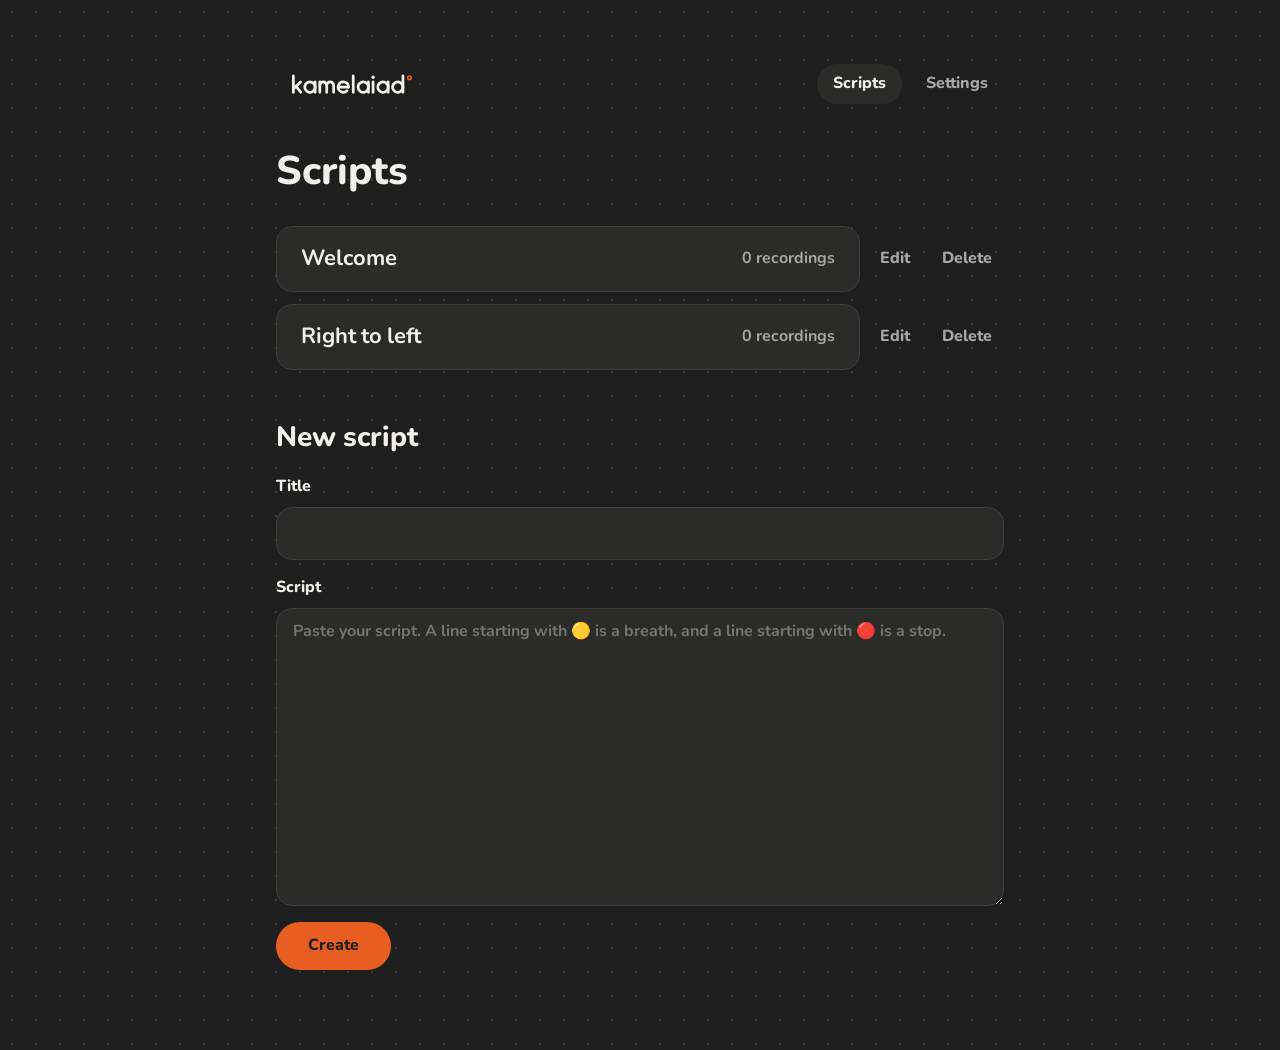
<file: index.html>
<!doctype html>
<html lang="en" dir="ltr">
<head>
<meta charset="utf-8">
<meta name="viewport" content="width=device-width, initial-scale=1">
<title>Teleprompter</title>
<meta name="description" content="A free teleprompter in your browser with voice recording, right-to-left text and your own logo and colors.">
<link rel="icon" href="assets/favicon.svg">
<link rel="stylesheet" href="assets/teleprompter.css">
<script src="assets/brand.js"></script>
<script src="assets/store.js"></script>
</head>
<body class="home">
<main>
  <header class="app-head">
    <a class="app-logo" href="index.html" data-logo></a>
    <nav><a class="on" href="index.html">Scripts</a><a href="settings.html">Settings</a></nav>
  </header>

  <h1>Scripts</h1>
  <ul class="scripts"></ul>

  <h2 id="form-title">New script</h2>
  <form>
    <label>Title<input name="title" dir="auto" maxlength="120" required></label>
    <label>Script<textarea name="text" dir="auto" rows="10" placeholder="Paste your script. A line starting with 🟡 is a breath, and a line starting with 🔴 is a stop." required></textarea></label>
    <div class="form-actions">
      <button type="submit">Create</button>
      <button class="reset" type="button" hidden>Cancel</button>
    </div>
    <p role="alert"></p>
  </form>
</main>
<script>
  (function () {
    var form = document.querySelector('form');
    var heading = document.getElementById('form-title');
    var submit = form.querySelector('[type="submit"]');
    var cancel = form.querySelector('.reset');
    var note = form.querySelector('p');
    var list = document.querySelector('.scripts');
    var editing = '';

    function rowButton(label, action) {
      var button = document.createElement('button');

      button.type = 'button';
      button.className = 'reset';
      button.textContent = label;
      button.addEventListener('click', action);
      return button;
    }

    function addRow(script) {
      var row = document.createElement('li');
      var link = document.createElement('a');
      var name = document.createElement('b');
      var count = document.createElement('span');

      link.href = 'read.html?script=' + encodeURIComponent(script.id);
      name.dir = 'auto';
      name.textContent = script.title;
      link.appendChild(name);
      link.appendChild(count);
      row.appendChild(link);
      row.appendChild(rowButton('Edit', function () { edit(script); }));
      row.appendChild(rowButton('Delete', function () { remove(script); }));
      list.appendChild(row);

      Store.takeCount(script.id).then(function (takes) {
        count.textContent = takes === 1 ? '1 recording' : takes + ' recordings';
      });
    }

    function show() {
      list.textContent = '';
      Store.scripts().forEach(addRow);
    }

    function edit(script) {
      editing = script.id;
      form.elements.title.value = script.title;
      form.elements.text.value = script.text;
      heading.textContent = 'Edit script';
      submit.textContent = 'Save';
      cancel.hidden = false;
      heading.scrollIntoView({ behavior: 'smooth' });
    }

    function clearForm() {
      editing = '';
      form.reset();
      heading.textContent = 'New script';
      submit.textContent = 'Create';
      cancel.hidden = true;
    }

    function remove(script) {
      if (!confirm('Delete "' + script.title + '" and its recordings?')) return;
      Store.deleteScript(script.id).then(function () {
        if (editing === script.id) clearForm();
        show();
      });
    }

    form.addEventListener('submit', function (event) {
      var title = form.elements.title.value.trim();
      var text = form.elements.text.value.trim();

      event.preventDefault();
      if (!title || !text) {
        note.textContent = 'Add a title and some text.';
        return;
      }
      try {
        if (editing) {
          Store.updateScript(editing, title, text);
          location.href = 'read.html?script=' + encodeURIComponent(editing);
        } else {
          location.href = 'read.html?script=' + encodeURIComponent(Store.addScript(title, text));
        }
      } catch (error) {
        note.textContent = 'This browser has no room left to save the script.';
      }
    });

    cancel.addEventListener('click', clearForm);

    Brand.showLogo();
    show();
  })();
</script>
</body>
</html>
</file>
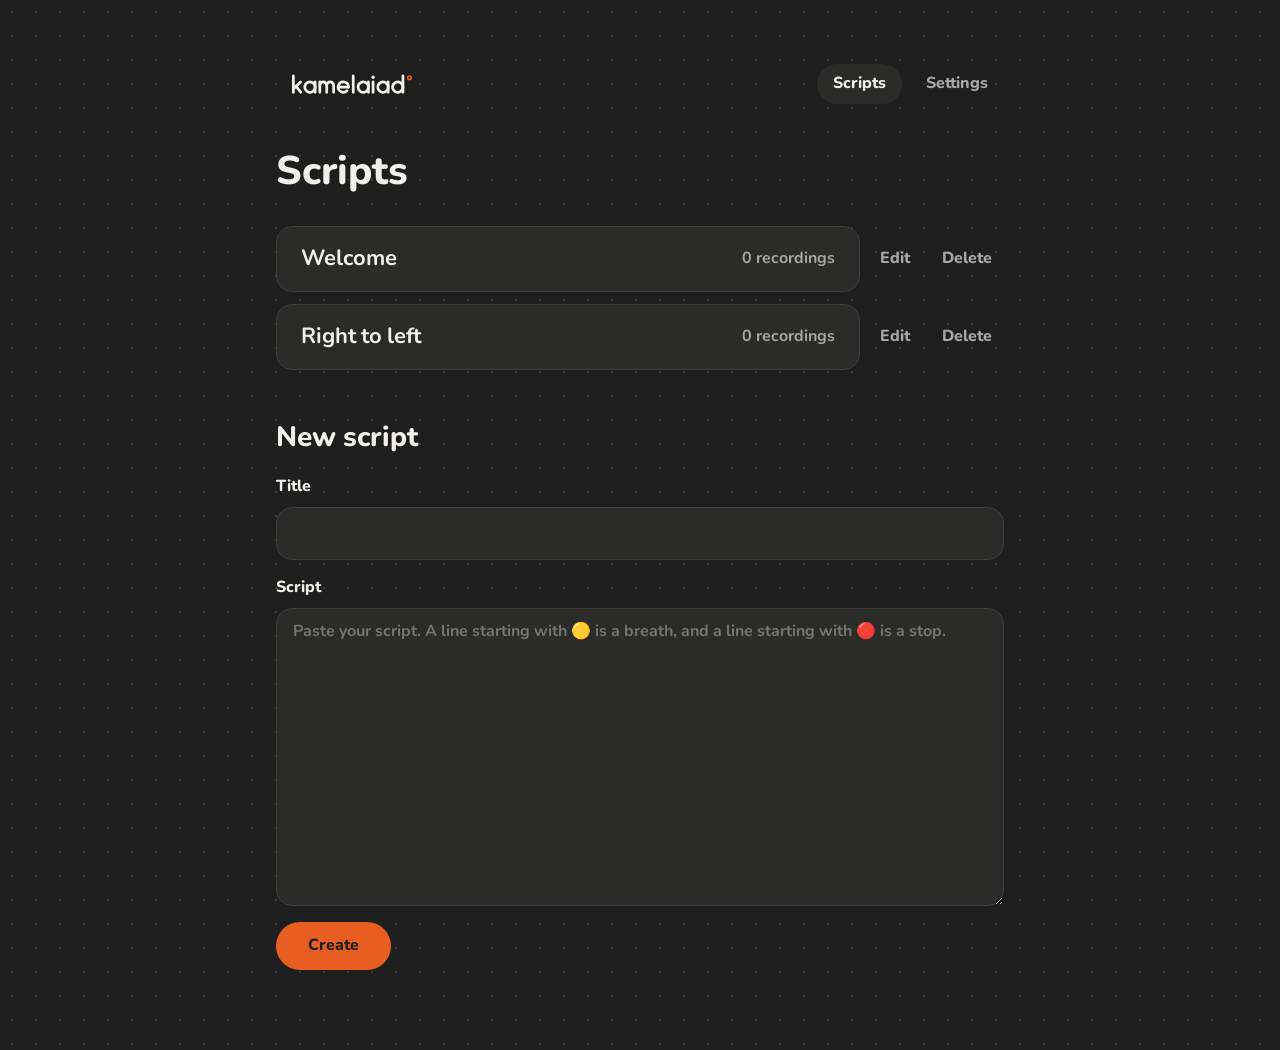
<file: read.html>
<!doctype html>
<html lang="en" dir="ltr">
<head>
<meta charset="utf-8">
<meta name="viewport" content="width=device-width, initial-scale=1">
<title>Teleprompter</title>
<link rel="icon" href="assets/favicon.svg">
<link rel="stylesheet" href="assets/teleprompter.css">
<script src="assets/brand.js"></script>
<script src="assets/store.js"></script>
</head>
<body>
<script src="assets/teleprompter.js"></script>
</body>
</html>
</file>
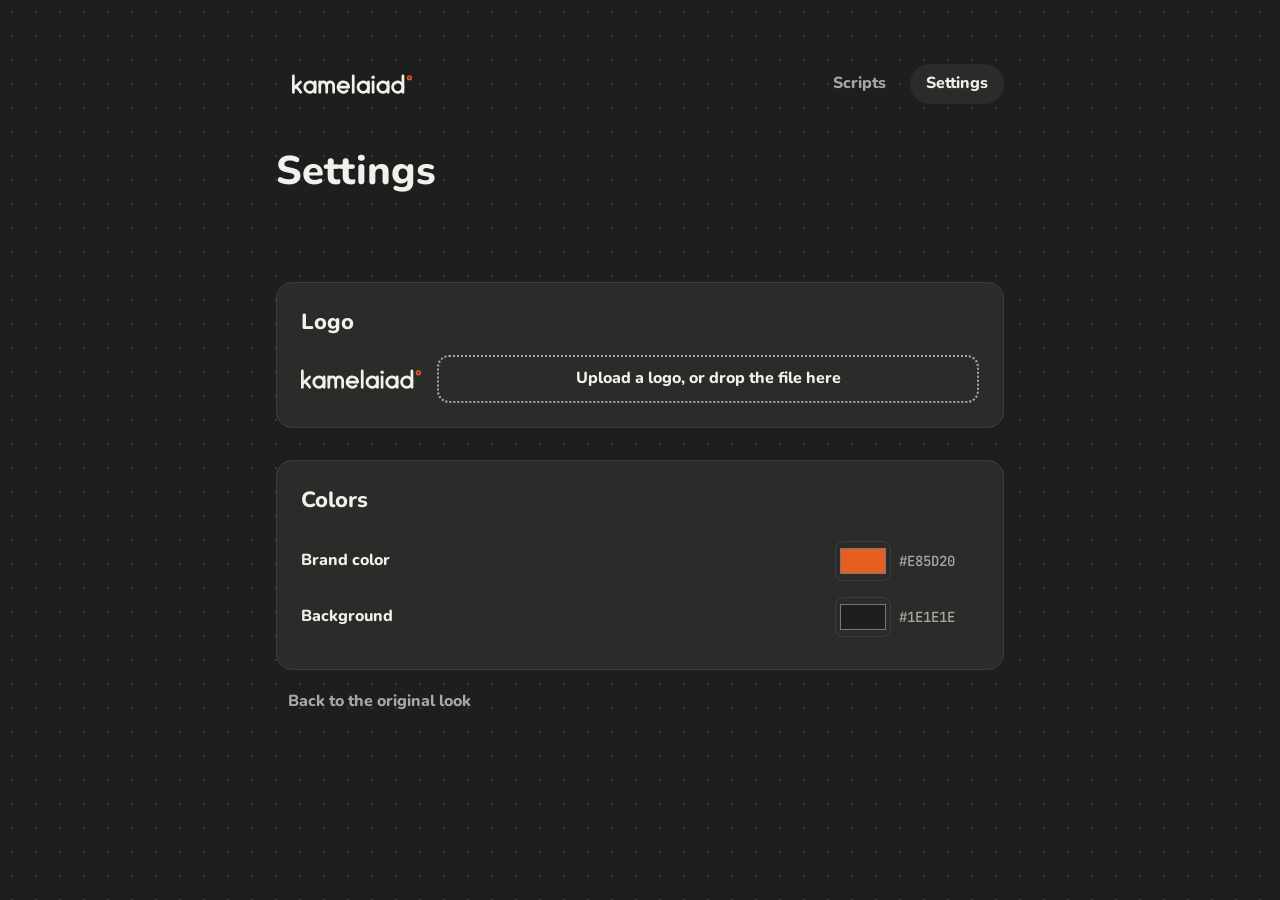
<file: settings.html>
<!doctype html>
<html lang="en" dir="ltr">
<head>
<meta charset="utf-8">
<meta name="viewport" content="width=device-width, initial-scale=1">
<title>Settings · Teleprompter</title>
<link rel="icon" href="assets/favicon.svg">
<link rel="stylesheet" href="assets/teleprompter.css">
<script src="assets/brand.js"></script>
</head>
<body class="home">
<main>
  <header class="app-head">
    <a class="app-logo" href="index.html" data-logo></a>
    <nav><a href="index.html">Scripts</a><a class="on" href="settings.html">Settings</a></nav>
  </header>

  <h1>Settings</h1>
  <p class="status" role="status"></p>

  <section class="setting">
    <h2>Logo</h2>
    <div class="brand-row">
      <div class="preview" data-logo></div>
      <button class="mood-add" type="button" data-pick><span>Upload a logo, or drop the file here</span></button>
    </div>
    <input id="logo" type="file" accept="image/png,image/svg+xml,image/jpeg,image/webp" hidden>
  </section>

  <section class="setting">
    <h2>Colors</h2>
    <label class="swatch">Brand color<input type="color" data-color="brand"><output dir="ltr"></output></label>
    <label class="swatch">Background<input type="color" data-color="background"><output dir="ltr"></output></label>
  </section>

  <button class="reset" type="button" data-reset>Back to the original look</button>
</main>
<script>
  (function () {
    var MAX_LOGO = 1024 * 1024;
    var TYPES = ['image/png', 'image/svg+xml', 'image/jpeg', 'image/webp'];
    var status = document.querySelector('.status');
    var input = document.getElementById('logo');
    var pick = document.querySelector('[data-pick]');
    var colors = document.querySelectorAll('[data-color]');

    function say(text) {
      status.textContent = text;
    }

    function fillColors() {
      var values = Brand.read();

      colors.forEach(function (color) {
        color.value = values[color.dataset.color];
        color.nextElementSibling.textContent = color.value.toUpperCase();
      });
    }

    function change(key, value) {
      var values = Brand.read();

      values[key] = value;
      try {
        Brand.write(values);
        return true;
      } catch (error) {
        say('This browser has no room left. Try a smaller logo.');
        return false;
      }
    }

    function setLogo(file) {
      if (TYPES.indexOf(file.type) < 0) {
        say('Use a PNG, SVG, JPG or WebP file.');
        return;
      }
      if (file.size > MAX_LOGO) {
        say('The logo must be under 1 MB.');
        return;
      }

      var reader = new FileReader();

      reader.onload = function () {
        if (change('logo', reader.result)) {
          Brand.showLogo();
          say('Logo saved.');
        }
      };
      reader.onerror = function () { say('This file could not be read.'); };
      reader.readAsDataURL(file);
    }

    pick.addEventListener('click', function () { input.click(); });

    input.addEventListener('change', function () {
      if (input.files.length) setLogo(input.files[0]);
      input.value = '';
    });

    pick.addEventListener('drop', function (event) {
      if (event.dataTransfer.files.length) setLogo(event.dataTransfer.files[0]);
    });

    ['dragover', 'drop'].forEach(function (type) {
      window.addEventListener(type, function (event) { event.preventDefault(); });
    });

    colors.forEach(function (color) {
      color.addEventListener('input', function () {
        change(color.dataset.color, color.value);
        color.nextElementSibling.textContent = color.value.toUpperCase();
      });
      color.addEventListener('change', function () { say('Colors saved.'); });
    });

    document.querySelector('[data-reset]').addEventListener('click', function () {
      Brand.write(Object.assign({}, Brand.DEFAULTS));
      Brand.showLogo();
      fillColors();
      say('Back to the original look.');
    });

    Brand.showLogo();
    fillColors();
  })();
</script>
</body>
</html>
</file>
<file: assets/teleprompter.css>
/* Teleprompter. brand.js sets the brand and background colors, and the rest are mixed from them. */

@font-face { font-family: "Tajawal"; font-weight: 500; font-display: swap; src: url("fonts/tajawal-arabic-500-normal.woff2") format("woff2"); }
@font-face { font-family: "Tajawal"; font-weight: 800; font-display: swap; src: url("fonts/tajawal-arabic-800-normal.woff2") format("woff2"); }
@font-face { font-family: "Nunito"; font-weight: 700; font-display: swap; src: url("fonts/nunito-latin-700-normal.woff2") format("woff2"); }
@font-face { font-family: "Nunito"; font-weight: 800; font-display: swap; src: url("fonts/nunito-latin-800-normal.woff2") format("woff2"); }
@font-face { font-family: "JetBrains Mono"; font-weight: 500; font-display: swap; src: url("fonts/jetbrains-mono-latin-500-normal.woff2") format("woff2"); }

:root {
  --brand: #E85D20;
  --on-brand: #1E1E1E;
  --brand-text: #E85D20;
  --settle: cubic-bezier(0.34, 1.56, 0.64, 1);
  --glide: cubic-bezier(0.22, 1, 0.36, 1);
  --read-y: 38vh;
  --size: 60px;
  --bg: #1E1E1E;
  --ink: #F2F0EA;
  --dot: color-mix(in srgb, var(--ink) 13%, var(--bg));
  --muted: color-mix(in srgb, var(--ink) 65%, var(--bg));
  --chip: color-mix(in srgb, var(--ink) 10%, var(--bg));
  --raised: color-mix(in srgb, var(--ink) 6%, var(--bg));
  --line: color-mix(in srgb, var(--ink) 15%, var(--bg));
  --logo-la: var(--ink);
  --logo-ring: var(--brand);
}

* { box-sizing: border-box; }

html, body { height: 100%; margin: 0; overflow: hidden; }

body {
  background-color: var(--bg);
  background-image: radial-gradient(circle, var(--dot) 1.2px, transparent 1.3px);
  background-size: 24px 24px;
  color: var(--ink);
  font-family: "Tajawal", "Nunito", "Geeza Pro", sans-serif;
  font-weight: 500;
  -webkit-font-smoothing: antialiased;
}

body.idle { cursor: none; }

button { font: inherit; color: inherit; background: none; border: 0; padding: 0; cursor: pointer; }

button:focus-visible { outline: 2px solid var(--brand); outline-offset: 2px; }

/* Header */

.top {
  position: fixed;
  inset: 0 0 auto 0;
  z-index: 3;
  display: flex;
  align-items: center;
  justify-content: space-between;
  gap: 24px;
  padding: 24px 32px;
  transition: opacity 400ms var(--glide);
}

.title { display: flex; align-items: center; gap: 12px; min-width: 0; }

.switch {
  min-width: 0;
  max-width: 380px;
  padding: 6px 12px;
  border: 1px solid var(--line);
  border-radius: 12px;
  background: var(--raised);
  color: var(--ink);
  font-family: "Nunito", "Tajawal", sans-serif;
  font-size: 16px;
  font-weight: 800;
}

.switch:disabled { opacity: 0.5; }

.title-ring { width: 14px; height: 14px; flex: none; border: 3px solid var(--brand); border-radius: 50%; }

.logo { flex: none; line-height: 0; }

.logo img { width: auto; height: 32px; max-width: 160px; object-fit: contain; }

body.idle .top { opacity: 0; }

/* Reading stage */

.stage { position: fixed; inset: 0; overflow: hidden; }

.column { position: relative; width: min(980px, calc(100% - 144px)); height: 100%; margin: 0 auto; }

body.panel .stage { padding-left: 408px; }

.flow { position: absolute; inset: 0 0 auto 0; will-change: transform; padding-bottom: 70vh; }

.text {
  margin: 0 0 calc(var(--size) * 0.28);
  font-size: var(--size);
  font-weight: 800;
  line-height: 1.5;
  text-align: start;
  cursor: pointer;
  opacity: 0.58;
  transition: opacity 300ms var(--glide);
}

.text.read { opacity: 0.2; }

.text.now { opacity: 1; }

/* English never mixes with the Arabic around it: it sits in its own left-to-right
   island, and that island never breaks across two lines. */

.unit { white-space: nowrap; }

.en {
  direction: ltr;
  unicode-bidi: isolate;
  display: inline-block;
  padding: 0 0.2em;
  border-radius: 0.2em;
  background: var(--chip);
  font-family: "Nunito", sans-serif;
  font-weight: 800;
  font-size: 0.92em;
  line-height: 1.32;
}

/* Marks */

.mark {
  display: flex;
  align-items: center;
  gap: 12px;
  margin-bottom: calc(var(--size) * 0.28);
  font-size: 26px;
  opacity: 0.8;
  transition: opacity 300ms var(--glide);
}

.mark.read { opacity: 0.2; }

.mark.now { opacity: 1; }

.mark i { flex: none; border-radius: 50%; }

.mark.breath { color: var(--muted); }

.mark.breath i { width: 16px; height: 16px; border: 3px solid var(--muted); }

.mark.stop, .mark.end { color: var(--brand-text); font-size: 32px; font-weight: 800; padding-block: 12px; opacity: 1; }

.mark.stop.read, .mark.end.read { opacity: 0.2; }

.mark.stop i, .mark.end i { width: 30px; height: 30px; border: 7px solid var(--brand); }

.mark.stop::after, .mark.end::after {
  content: "";
  flex: 1;
  height: 0;
  border-top: 4px dotted var(--line);
}

/* The ring holds the reading line. */

.guide {
  position: absolute;
  inset-inline-start: -48px;
  top: var(--read-y);
  width: 22px;
  height: 22px;
  margin-top: -11px;
  border: 5px solid var(--brand);
  border-radius: 50%;
  transition: transform 450ms var(--settle);
}

.guide.hold { transform: scale(1.5); transition-duration: 450ms; }

/* Countdown */

.count {
  position: fixed;
  inset: 0;
  z-index: 5;
  display: none;
  place-items: center;
  background: var(--bg);
}

.count.on { display: grid; }

.count div {
  display: grid;
  place-items: center;
  width: 220px;
  height: 220px;
  border: 14px solid var(--brand);
  border-radius: 50%;
  font-family: "Tajawal", sans-serif;
  font-size: 110px;
  font-weight: 800;
  animation: land 450ms var(--settle);
}

@keyframes land { from { transform: scale(0.6); } to { transform: scale(1); } }

/* Control bar */

.bar {
  position: fixed;
  inset: auto 0 24px 0;
  z-index: 4;
  width: fit-content;
  max-width: calc(100vw - 32px);
  margin: 0 auto;
  padding: 8px 12px 12px;
  overflow: hidden;
  border: 1px solid var(--line);
  border-radius: 28px;
  background: var(--raised);
  transition: opacity 400ms var(--glide), transform 400ms var(--glide);
}

body.idle .bar { opacity: 0; transform: translateY(16px); pointer-events: none; }

.progress { height: 3px; margin: 0 12px 6px; border-radius: 3px; background: var(--line); overflow: hidden; }

.progress b { display: block; width: 100%; height: 100%; border-radius: 3px; background: var(--brand); transform: scaleX(0); transform-origin: right; }

[dir="ltr"] .progress b, [dir="ltr"] .meter b { transform-origin: left; }

[dir="ltr"] .i-play, [dir="ltr"] .i-flip { transform: scaleX(-1); }

.tools { display: flex; align-items: center; gap: 4px; }

.btn {
  display: grid;
  place-items: center;
  width: 44px;
  height: 44px;
  flex: none;
  border-radius: 50%;
  transition: background 150ms var(--glide);
}

.btn:hover { background: var(--chip); }

.btn svg { width: 22px; height: 22px; fill: none; stroke: currentColor; stroke-width: 2; stroke-linecap: round; stroke-linejoin: round; }

.btn.play { width: 56px; height: 56px; background: var(--brand); color: var(--on-brand); }

.btn.play svg { width: 26px; height: 26px; }

.btn.play .i-pause { display: none; }

body.playing .btn.play .i-play { display: none; }

body.playing .btn.play .i-pause { display: block; }

.group { display: flex; align-items: center; gap: 2px; padding-inline: 8px; border-inline-start: 1px solid var(--line); }

.value { min-width: 62px; text-align: center; font-size: 13px; color: var(--muted); line-height: 1.25; }

.value b { display: block; color: var(--ink); font-family: "JetBrains Mono", monospace; font-size: 15px; font-weight: 500; }

.time { padding-inline: 12px; font-family: "JetBrains Mono", monospace; font-size: 15px; color: var(--muted); white-space: nowrap; direction: ltr; unicode-bidi: isolate; }

.time b { color: var(--ink); font-weight: 500; }

/* Help */

.help {
  position: fixed;
  inset: 0;
  z-index: 6;
  display: none;
  place-items: center;
  padding: 16px;
  background: color-mix(in srgb, var(--bg) 88%, transparent);
}

.help.on { display: grid; }

.card { width: min(560px, 100%); padding: 32px; border: 1px solid var(--line); border-radius: 16px; background: var(--raised); }

.card h2 { margin: 0 0 16px; font-size: 26px; font-weight: 800; }

.card dl { display: grid; grid-template-columns: auto 1fr; gap: 12px 24px; margin: 0; font-size: 18px; }

.card dt { font-family: "JetBrains Mono", monospace; font-size: 14px; direction: ltr; unicode-bidi: isolate; color: var(--muted); align-self: center; white-space: nowrap; }

.card dd { margin: 0; }

.card p { display: flex; align-items: center; gap: 12px; margin: 16px 0 0; padding-top: 16px; border-top: 1px solid var(--line); font-size: 18px; }

.card p i { width: 14px; height: 14px; flex: none; border-radius: 50%; border: 3px solid var(--muted); }

.card p + p { margin-top: 12px; padding-top: 0; border-top: 0; }

.card p + p i { width: 18px; height: 18px; border: 5px solid var(--brand); }

@media (max-width: 760px) {
  .column { width: calc(100vw - 64px); }
  .guide { inset-inline-start: -24px; width: 14px; height: 14px; margin-top: -7px; border-width: 3px; }
  .top { padding: 16px; }
  .time, .optional { display: none; }
  .tools { flex-wrap: wrap; justify-content: center; }
  .value { min-width: 48px; }
  .group { border-inline-start: 0; }
  .bar { bottom: 12px; }
}

/* Recording */

.mic-btn .i-stop { display: none; }

body.armed .mic-btn { background: var(--chip); color: var(--brand-text); }

body.recording .mic-btn { background: var(--brand); color: var(--on-brand); }

body.recording .mic-btn .i-mic { display: none; }

body.recording .mic-btn .i-stop { display: block; }

.mic {
  position: fixed;
  inset: 88px auto auto 24px;
  z-index: 4;
  display: none;
  width: 360px;
  max-height: calc(100vh - 218px);
  overflow: auto;
  padding: 20px 24px;
  border: 1px solid var(--line);
  border-radius: 16px;
  background: var(--raised);
  font-size: 17px;
  transition: opacity 400ms var(--glide);
}

.mic.on { display: block; }

body.idle .mic { opacity: 0; pointer-events: none; }

.mic label { display: flex; align-items: center; justify-content: space-between; gap: 16px; font-weight: 800; }

.mic label[hidden], .meter[hidden] { display: none; }

.mic select {
  direction: ltr;
  min-width: 0;
  flex: 1;
  padding: 6px 12px;
  border: 1px solid var(--line);
  border-radius: 8px;
  background: var(--bg);
  color: var(--ink);
  font-family: "Nunito", "Tajawal", sans-serif;
  font-size: 15px;
  font-weight: 700;
}

.meter { height: 8px; margin: 16px 0 12px; border-radius: 8px; background: var(--line); overflow: hidden; }

.meter b { display: block; width: 100%; height: 100%; border-radius: 8px; background: var(--brand); transform: scaleX(0); transform-origin: right; }

.mic p { margin: 0; color: var(--muted); line-height: 1.5; }

.takes { max-height: 104px; margin: 8px 0 0; padding: 0; overflow: auto; list-style: none; }

.takes li { display: flex; align-items: center; gap: 12px; border-top: 1px solid var(--line); }

.takes span { font-family: "Nunito", sans-serif; font-weight: 800; direction: ltr; unicode-bidi: isolate; }

.takes b { font-family: "JetBrains Mono", monospace; font-size: 14px; font-weight: 500; color: var(--muted); }

.takes b { margin-inline-end: auto; }

.rec-badge {
  position: fixed;
  top: 20px;
  inset-inline: 0;
  z-index: 5;
  display: none;
  align-items: center;
  gap: 10px;
  width: fit-content;
  margin: 0 auto;
  padding: 8px 20px;
  border: 1px solid var(--line);
  border-radius: 24px;
  background: var(--raised);
  font-size: 17px;
  font-weight: 800;
}

body.recording .rec-badge { display: flex; }

.rec-badge i { width: 16px; height: 16px; border: 4px solid var(--brand); border-radius: 50%; animation: breathe 1.4s ease-in-out infinite; }

.rec-badge b { min-width: 40px; font-family: "JetBrains Mono", monospace; font-size: 15px; font-weight: 500; direction: ltr; unicode-bidi: isolate; }

@keyframes breathe { 50% { transform: scale(1.08); } }

/* Script list */

body.home { height: auto; overflow: auto; }

html:has(body.home) { height: auto; overflow: auto; }

.home main { width: min(760px, 100%); margin: 0 auto; padding: 64px 16px; }

.home h1 { margin: 0 0 24px; font-size: 40px; font-weight: 800; }

.home h2 { margin: 48px 0 16px; font-size: 28px; font-weight: 800; }

.scripts { margin: 0; padding: 0; list-style: none; }

.scripts li { display: flex; align-items: center; gap: 8px; margin-bottom: 12px; }

.scripts a {
  display: flex;
  flex: 1;
  align-items: center;
  justify-content: space-between;
  gap: 16px;
  min-width: 0;
  padding: 16px 24px;
  border: 1px solid var(--line);
  border-radius: 16px;
  background: var(--raised);
  color: inherit;
  font-size: 22px;
  text-decoration: none;
  transition: border-color 150ms var(--glide);
}

.scripts a:hover { border-color: var(--brand); }

.scripts span { flex: none; color: var(--muted); font-size: 16px; }

.home form { display: grid; gap: 16px; }

.home label { display: grid; gap: 8px; font-weight: 800; }

.home input, .home textarea {
  width: 100%;
  padding: 12px 16px;
  border: 1px solid var(--line);
  border-radius: 16px;
  background: var(--raised);
  color: var(--ink);
  font: inherit;
  font-weight: 500;
  line-height: 1.7;
}

.home form button {
  width: fit-content;
  padding: 12px 32px;
  border-radius: 24px;
  background: var(--brand);
  color: var(--on-brand);
  font-weight: 800;
}

.home form .reset { background: none; padding: 4px 12px; color: var(--muted); }

.form-actions { display: flex; align-items: center; gap: 12px; }

.home form p { margin: 0; color: var(--brand-text); }

/* Mood audio */

.mood { margin-top: 12px; padding-top: 12px; border-top: 1px solid var(--line); }

.mood-tools { display: flex; align-items: center; gap: 4px; margin-top: 4px; }

.mood-tools .btn { width: 40px; height: 40px; }

.mood-tools input { flex: 1; min-width: 0; accent-color: var(--brand); }

.mic .mood-start { justify-content: flex-start; gap: 12px; margin-top: 4px; font-weight: 800; }

.mic .mood-start[hidden] { display: none; }

.mood-start input { flex: 1; min-width: 0; accent-color: var(--brand); }

.mood-start b { min-width: 40px; font-family: "JetBrains Mono", monospace; font-size: 14px; font-weight: 500; color: var(--muted); direction: ltr; unicode-bidi: isolate; }

.mood small { display: block; margin-top: 8px; color: var(--muted); font-size: 14px; }

.mood-add {
  display: flex;
  align-items: center;
  justify-content: center;
  gap: 8px;
  width: 100%;
  margin-top: 8px;
  padding: 10px 12px;
  border: 2px dotted var(--muted);
  border-radius: 12px;
  font-size: 16px;
  font-weight: 800;
  transition: border-color 150ms var(--glide), background 150ms var(--glide);
}

.mood-add svg { width: 20px; height: 20px; flex: none; fill: none; stroke: currentColor; stroke-width: 2; stroke-linecap: round; }

.mood-add:hover, .mood.over .mood-add { border-color: var(--brand); background: var(--chip); }

/* On a narrow window there is no side to spare. */

@media (max-width: 900px) {
  body.panel .stage { padding-left: 0; }

  .mic { inset: auto 0 130px 0; width: min(420px, calc(100vw - 32px)); margin: 0 auto; }
}

/* App pages */

.app-head { display: flex; align-items: center; justify-content: space-between; gap: 24px; margin-bottom: 40px; }

.app-logo { line-height: 0; }

.app-head img, .preview img { width: auto; height: 36px; max-width: 160px; object-fit: contain; }

.app-head nav { display: flex; gap: 8px; }

.app-head a { padding: 8px 16px; border-radius: 24px; color: var(--muted); font-weight: 800; text-decoration: none; }

.app-head a.on { background: var(--raised); color: var(--ink); }

.setting { margin-top: 32px; padding: 24px; border: 1px solid var(--line); border-radius: 16px; background: var(--raised); }

.setting h2 { margin: 0 0 16px; font-size: 22px; }

.status { min-height: 1.5em; margin: 0; color: var(--brand-text); font-weight: 800; }

.reset { flex: none; padding: 4px 12px; border-radius: 12px; color: var(--muted); font-weight: 800; }

.reset:hover { background: var(--chip); color: var(--ink); }

.brand-row { display: flex; align-items: center; gap: 16px; }

.brand-row .mood-add { flex: 1; margin-top: 0; }

.preview { flex: none; line-height: 0; }

.swatch { display: flex !important; align-items: center; gap: 12px; padding: 8px 0; }

.swatch input { flex: none; width: 56px; height: 40px; margin-inline-start: auto; padding: 2px; border-radius: 8px; cursor: pointer; }

.swatch output { width: 80px; font-family: "JetBrains Mono", monospace; font-size: 14px; font-weight: 500; color: var(--muted); }

.setting + .reset { margin-top: 16px; }

a.btn { color: inherit; }
</file>
